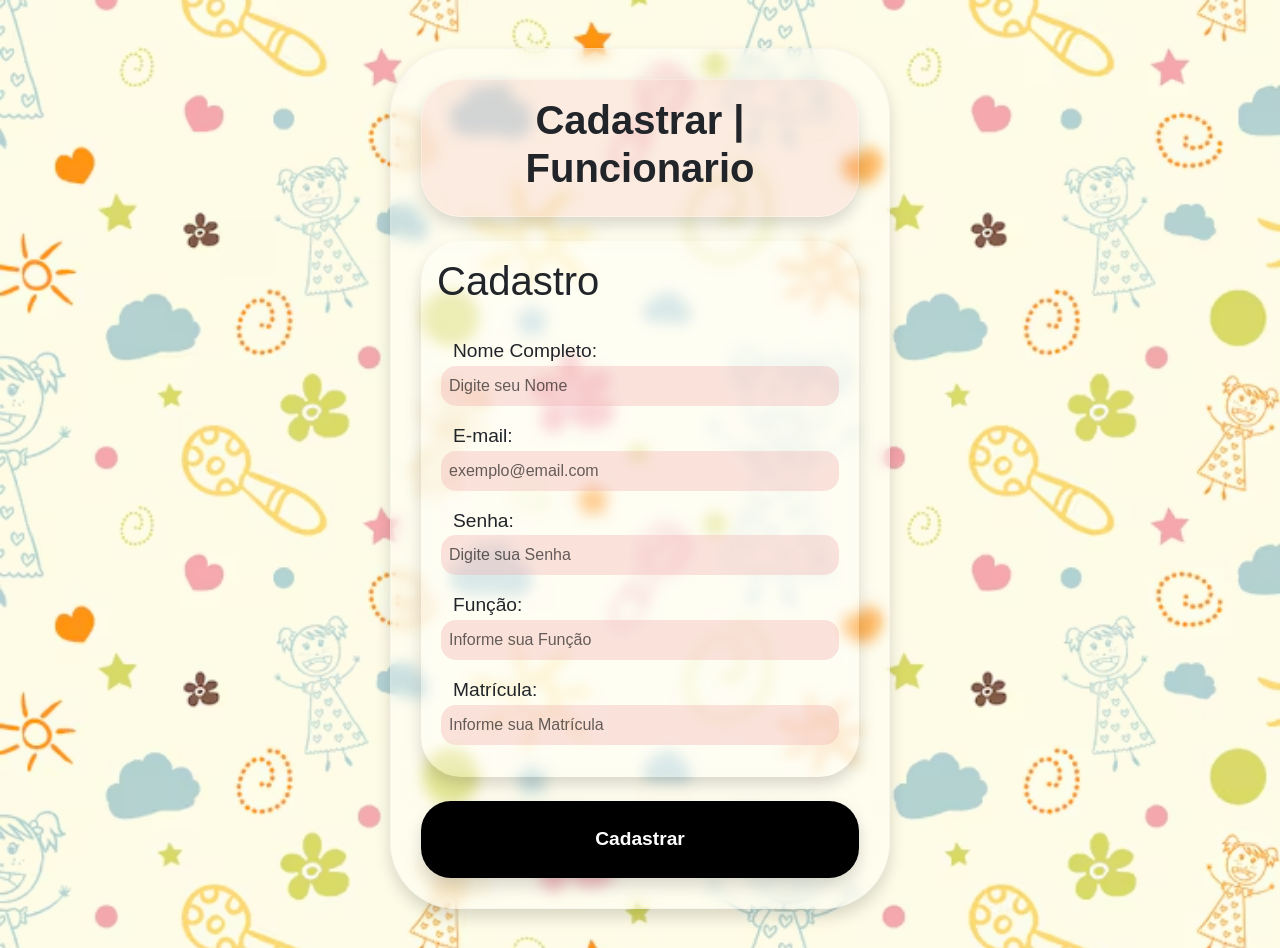
<file: cadastro.funcionario/index.html>
<!DOCTYPE html>
<html lang="en">
<head>
    <meta charset="UTF-8">
    <meta name="viewport" content="width=device-width, initial-scale=1.0">
    <title>Cadastro | Funcionario</title>
    <link href="https://fonts.cdnfonts.com/css/poppins" rel="stylesheet">
    <link rel="stylesheet" href="style.css">
    <link href="https://cdn.jsdelivr.net/npm/bootstrap@5.3.8/dist/css/bootstrap.min.css" rel="stylesheet" integrity="sha384-sRIl4kxILFvY47J16cr9ZwB07vP4J8+LH7qKQnuqkuIAvNWLzeN8tE5YBujZqJLB" crossorigin="anonymous">        <link rel="stylesheet" href="style.css">
    <link rel="shortcut icon" href="/favicon.ico" type="image/x-icon">
</head>
<body>
    <div class="container shadow mt-5 mb-5">
        <div class="card-box shadow mb-4 p-3 paba">
            <strong><h1 class="text-center titulo">Cadastrar | Funcionario</h1></strong>
        </div>
        <div class="card-box shadow p-3 menor">  
            <h1 class="mb-3">Cadastro</h1>
            <div class="row p-3">
                <label>Nome Completo:</label>
                <input type="text" placeholder="Digite seu Nome" class="mb-3 p-2">
                <label>E-mail:</label>
                <input type="email" placeholder="exemplo@email.com" class="mb-3 p-2">
                <label>Senha:</label>
                <input type="password" placeholder="Digite sua Senha" class="mb-3 p-2">
                <label>Função:</label>
                <input type="text" placeholder="Informe sua Função" class="mb-3 p-2">
                <label>Matrícula:</label>
                <input type="text" placeholder="Informe sua Matrícula" class="p-2">
            </div>
        </div>
        <div>
            <button class="text-center shadow p-4 mt-4 w-100 by"><a href="../index.html" class="link">Cadastrar</a></button>
        </div>
    </div>
</body>
</html>
</file>
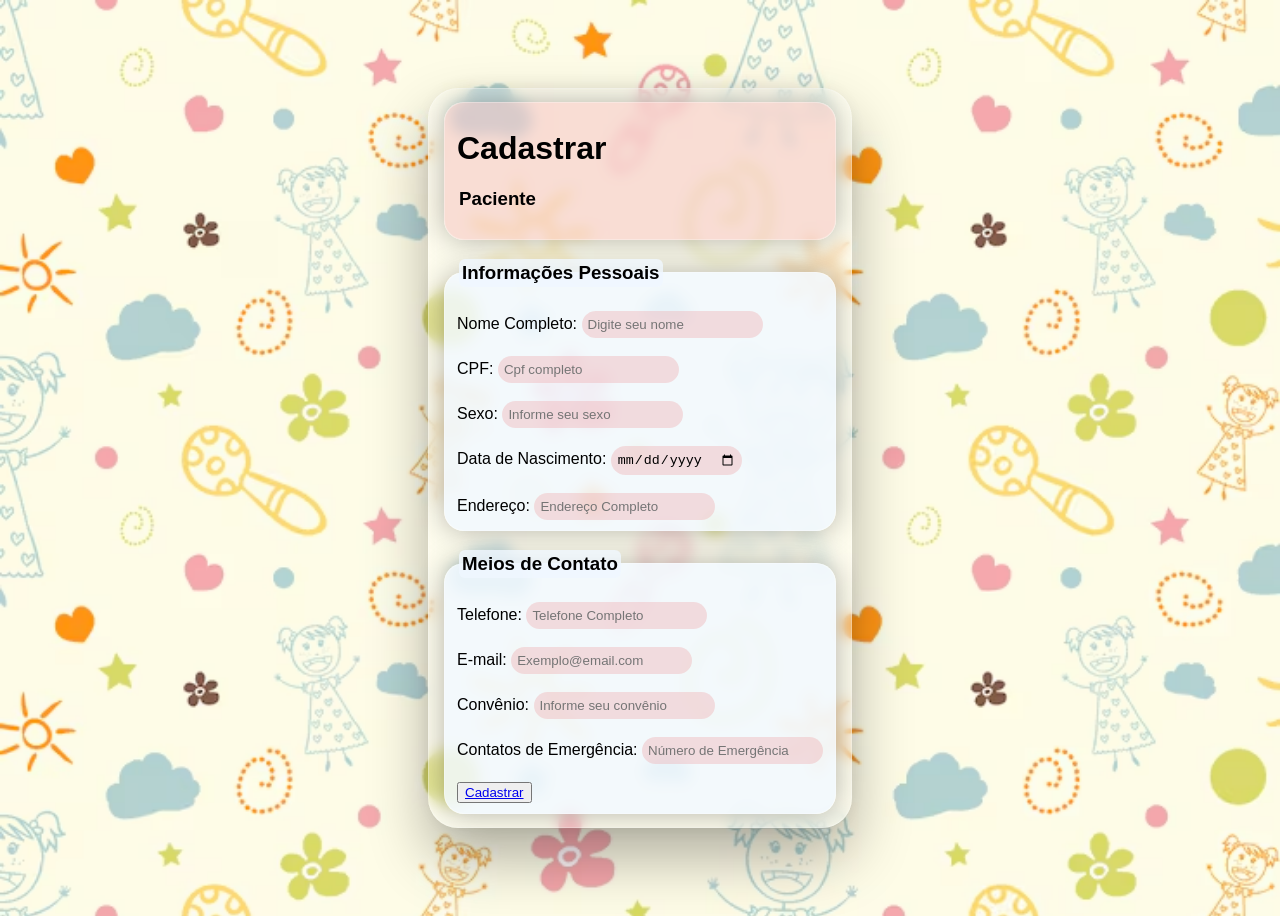
<file: cadastro.paciente/index.html>
<!DOCTYPE html>
<html lang="en">
<head>
    <meta charset="UTF-8">
    <meta name="viewport" content="width=device-width, initial-scale=1.0">
    <title>Projeto Sentinela</title>
    <link rel="stylesheet" href="style.css">
    <link rel="shortcut icon" href="/Projeto Sentinela/favicon.ico" type="image/x-icon">
    <link href="https://fonts.cdnfonts.com/css/poppins" rel="stylesheet">
    <link rel="shortcut icon" href="/Projeto Sentinela/favicon.ico" type="image/x-icon">
                

</head>
<body>
   <div>

        <form>
            <fieldset id="maior">

            <fieldset id="titulo">
                <div><h1>Cadastrar</h1></div>
                <div id="legenda1"><legend><h3>Paciente</h3></legend></div>
            </fieldset>
            
            <fieldset id="paba">
                <legend><h3 id="legenda2">Informações Pessoais</h3></legend>

                <div>
                    <label>Nome Completo:</label> <input type="text" placeholder="Digite seu nome">
                   
                </div>
                <br>
                <div>
                    <label>CPF: </label>  <input type="Number" placeholder="Cpf completo">
                
                </div>
                <br>
                <div>
                    <label>Sexo:</label> <input type="text" placeholder="Informe seu sexo"> 
                </div>
                <br>
                <div>
                    <label>Data de Nascimento:</label>  <input type="date"> 
                </div>
                <br>
                <div>
                    <label>Endereço:</label>  <input type="text" placeholder="Endereço Completo">
                </div>
            </fieldset>
            
            <fieldset id="saba">
                <legend ><h3 id="legenda3">Meios de Contato</h3></legend>

                <div>
                    <label>Telefone:</label> <input type="number" placeholder="Telefone Completo">
                </div>
                <br>
                <div>
                    <label>E-mail:</label> <input type="email" placeholder="Exemplo@email.com">
                </div>
                <br>
                <div>
                    <label>Convênio:</label>  <input type="text" placeholder="Informe seu convênio">
                </div>
                <br>
                <div>
                    <label>Contatos de Emergência:</label> <input type="number" placeholder="Número de Emergência">
                </div>
                <br>                
                 <div>
                    <button class="text-center shadow p-4 mt-4 w-100 by"><a href="../index.html" class="link">Cadastrar</a></button>
                </div>
            </fieldset>
            
            </fieldset>

        </form>
    </div>
</body>
</html>
</file>
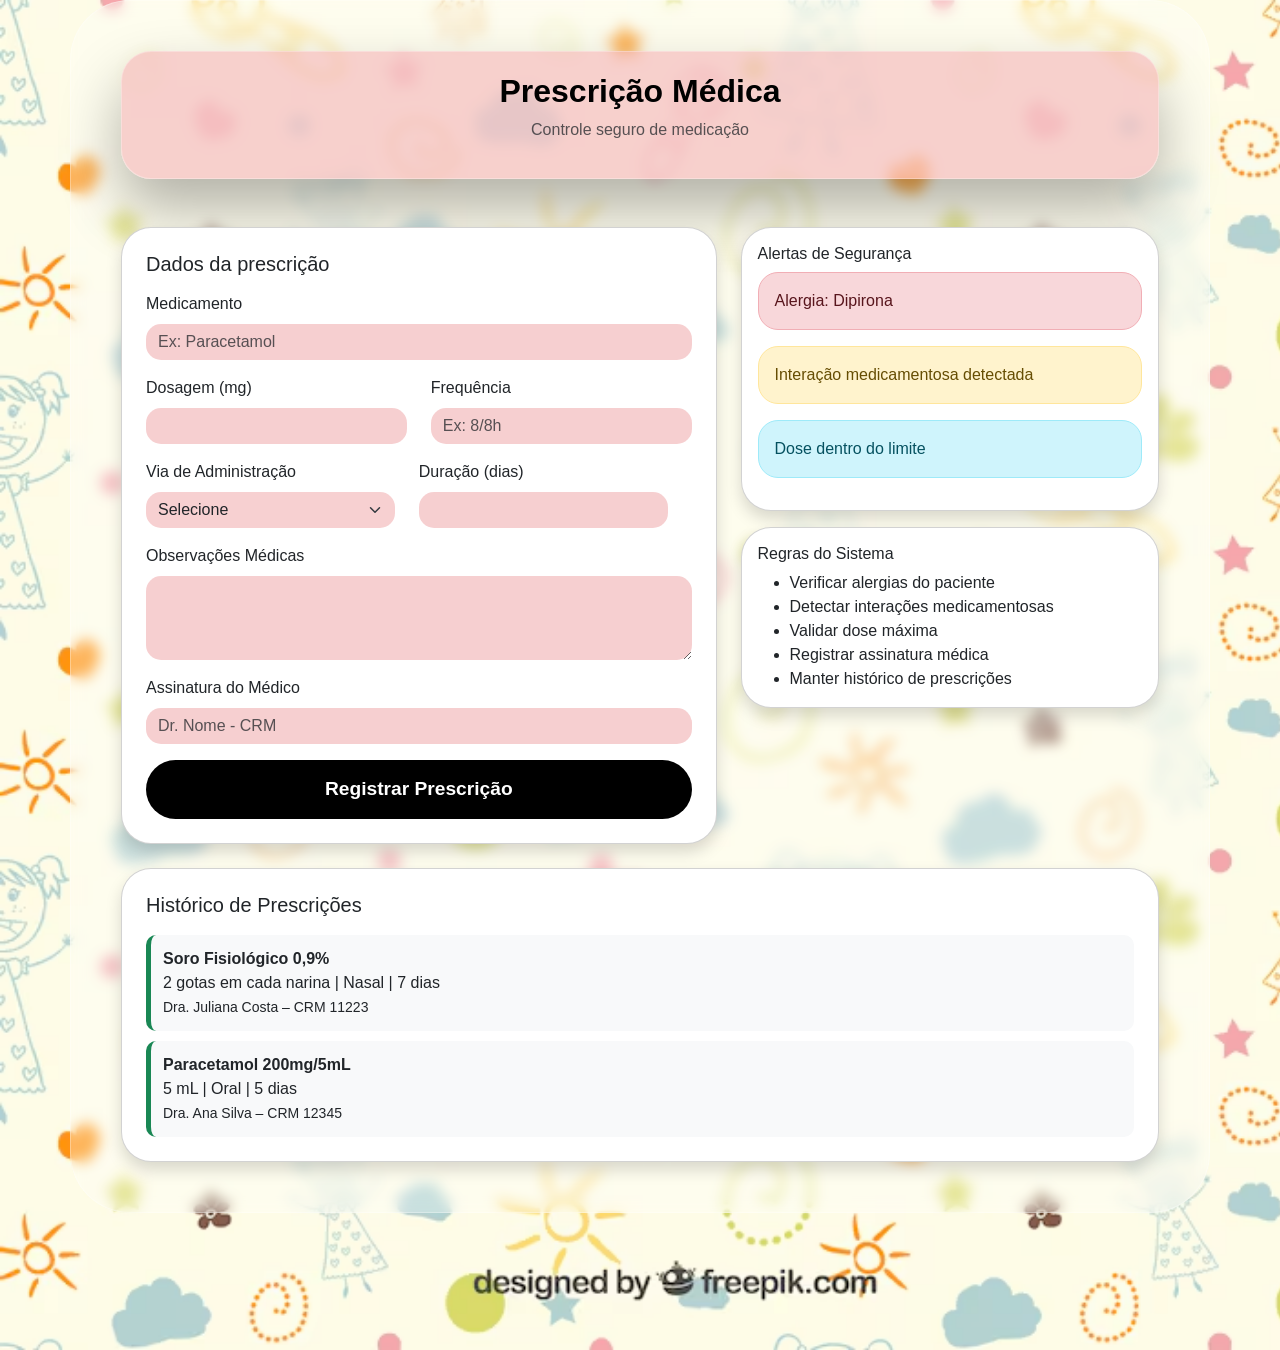
<file: prescrição/index.html>
<!DOCTYPE html>
<html lang="en">
<head>
    <meta charset="UTF-8">
    <meta name="viewport" content="width=device-width, initial-scale=1.0">
    <link href="https://cdn.jsdelivr.net/npm/bootstrap@5.3.8/dist/css/bootstrap.min.css" rel="stylesheet" integrity="sha384-sRIl4kxILFvY47J16cr9ZwB07vP4J8+LH7qKQnuqkuIAvNWLzeN8tE5YBujZqJLB" crossorigin="anonymous">
    <link rel="stylesheet" href="dddd.css">
    <title>Prescrição</title>
    <link rel="shortcut icon" href="/Projeto Sentinela/favicon.ico" type="image/x-icon">
    <link href="https://fonts.cdnfonts.com/css/poppins" rel="stylesheet">

</head>
<body>

<div class="container">

    <div class="text-center mb-4">
        <h2>Prescrição Médica</h2>
        <p class="text-muted">Controle seguro de medicação</p>
    </div> <br>
    <!--    Classe          O que faz 
            Container       Centraliza o conteúdo
            mt-5            Margem em cima
            mb-5            Margem embaixo
            text-center     Centraliza o texto 
            text-muted      Texto mais clar/cinza -->

<div class="row">
    <div class="col-md-7">
        <div class="card p-4 shadow">
            <h5 class="mb-3">Dados da prescrição</h5>
                <div class="mb-3">
                    <label class="form-label">Medicamento</label>
                    <input type="text" class="form-control" placeholder="Ex: Paracetamol">
                </div>

            <div class="row">
                    <div class="col-md-6 mb-3">
                        <label class="form-label">Dosagem (mg)</label>
                        <input type="number" class="form-control">
                    </div>
                    <div class="col-md-6 mb-3">
                        <label class="form-label">Frequência</label>
                        <input type="text" class="form-control" placeholder="Ex: 8/8h">
                    </div>

            <div class="row">
                <div class="col-md-6 mb-3">
                    <label class="form-label">Via de Administração</label>
                    <select class="form-select">
                        <option selected disabled> Selecione</option>
                        <option class="option">Oral</option>
                        <option>Intravenosa</option>
                        <option>Intramuscular</option>
                        <option>Tópica</option>
                    </select>
                </div>
                <!--    col-md-6        Ocupa metade da tela
                        mb-3            Margem embaixo
                        form-select     Campo de lista suspensa
                        selected        Já aparece selecionada
                        disable         Não pode ser escolhida
                        option          Cada item da lista  -->

                <div class="col-md-6 mb-3">
                    <label class="form-label">Duração (dias)</label>
                    <input type="number" class="form-control">
                </div>
            </div>
            </div>

                <div class="mb-3">
                    <label class="form-label">Observações Médicas</label>
                    <textarea class="form-control" rows="3"></textarea>
                </div>

                <div class="mb-3">
                    <label class="form-label">Assinatura do Médico</label>
                    <input type="text" class="form-control" placeholder="Dr. Nome - CRM">
                </div>
            
                <button class="btn btn-primary w-100">
                    <a href="../index.html"><strong>Registrar Prescrição</strong></a>
                </button>
        </div>
    </div>
    
    <!-- ALERTAS E REGRAS -->
     <div class="col-md-5">

        <!-- Alertas -->
         <div class="card p-3 shadow mb-3">
            <h6>Alertas de Segurança</h6>
            
            <div class=" alert alert-danger">
                Alergia: Dipirona
            </div>

            <div class="alert alert-warning">
                Interação medicamentosa detectada
            </div>

            <div class="alert alert-info">
                Dose dentro do limite
            </div>
            <!--    alert-danger    =   verde
                    alert-warning   =   amarelo
                    alert-info      =   azul       -->
         </div>

         <!-- Regras -->
          <div class="card p-3 shadow">
            <h6>Regras do Sistema</h6>
            <ul class="mb-0">
                <li>Verificar alergias do paciente</li>
                <li>Detectar interações medicamentosas</li>
                <li>Validar dose máxima</li>
                <li>Registrar assinatura médica</li>
                <li>Manter histórico de prescrições</li>
            </ul>
        </div>
    </div>
</div>

        <!-- HISTÓRICO -->
    <div class="card p-4 shadow mt-4">

            <h5>Histórico de Prescrições</h5>

            <div class="historico">
                <strong>Soro Fisiológico 0,9%</strong><br>
                2 gotas em cada narina | Nasal | 7 dias <br>
                <small>Dra. Juliana Costa – CRM 11223</small>
            </div>
            <div class="historico">
                <strong>Paracetamol 200mg/5mL</strong><br>
               5 mL | Oral | 5 dias <br>
                <small>Dra. Ana Silva – CRM 12345</small>
            </div>
        </div>
    </div>


</body>
</html>
</file>
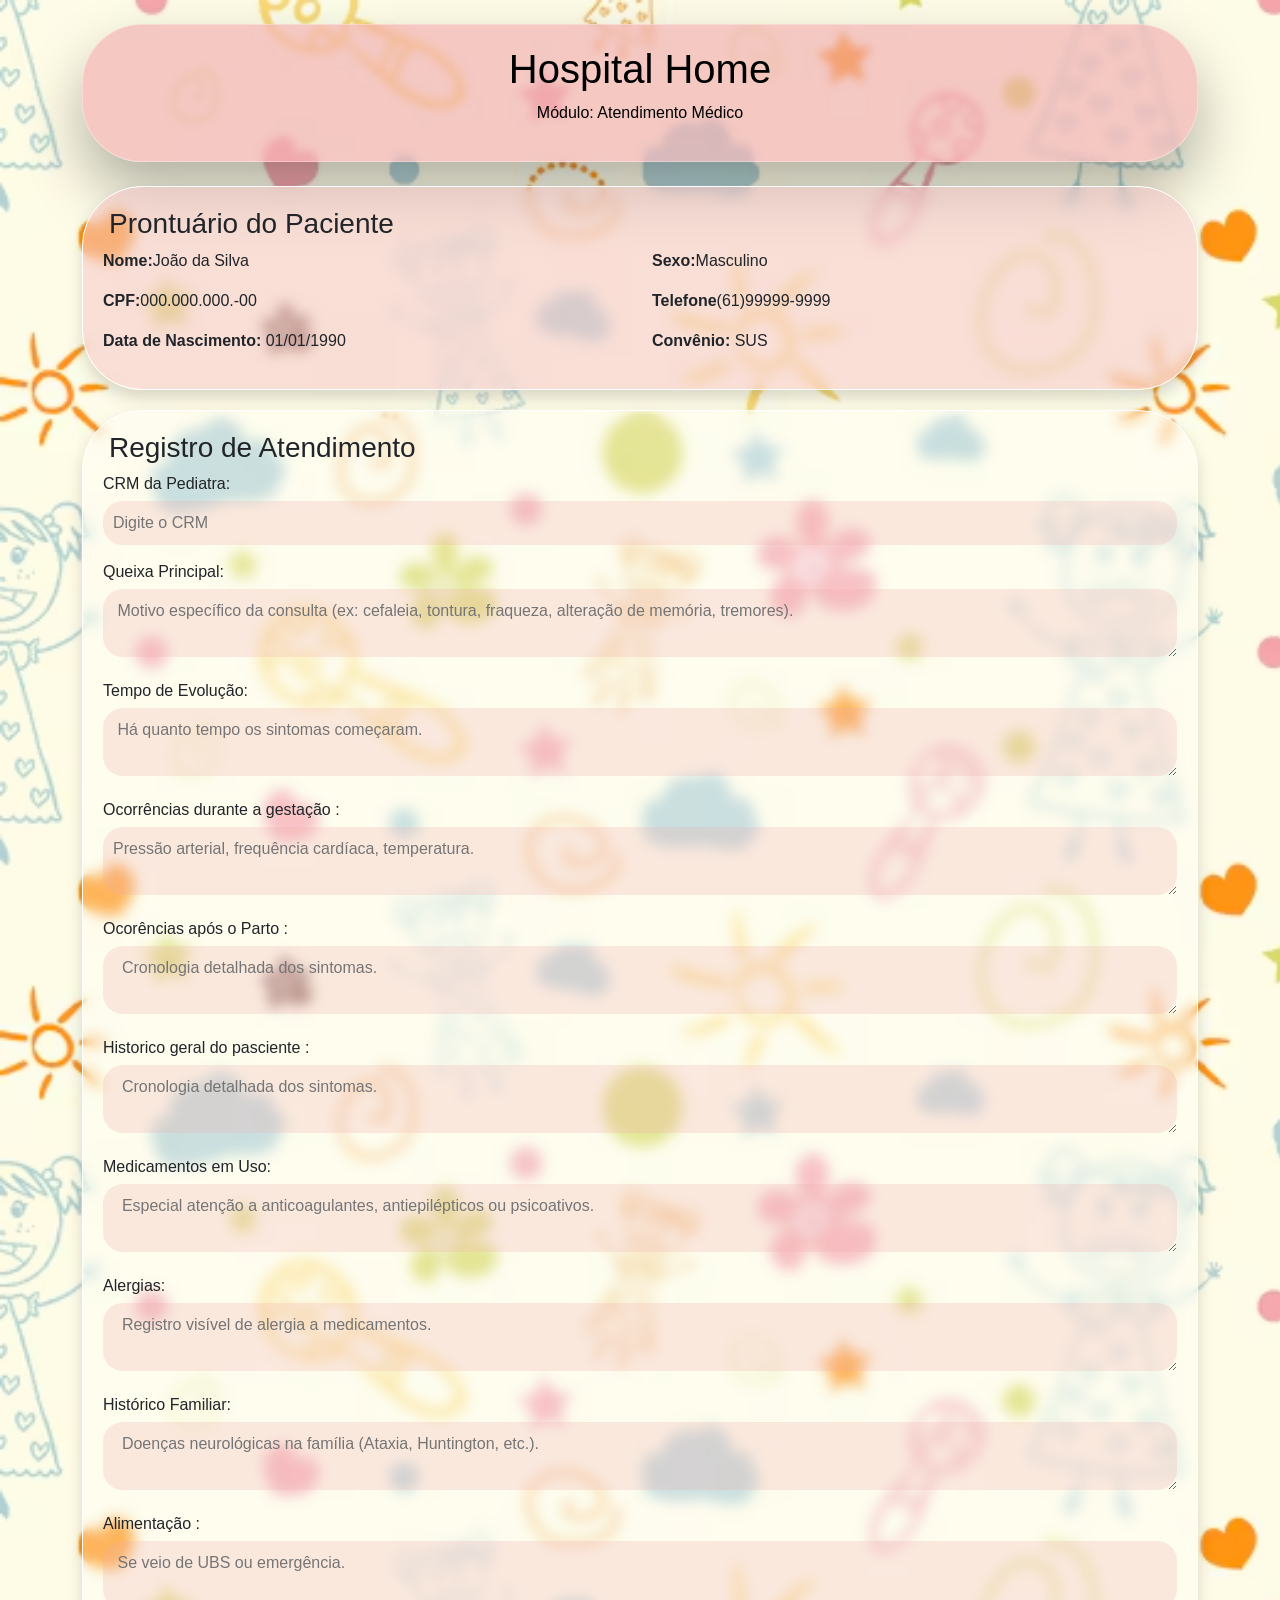
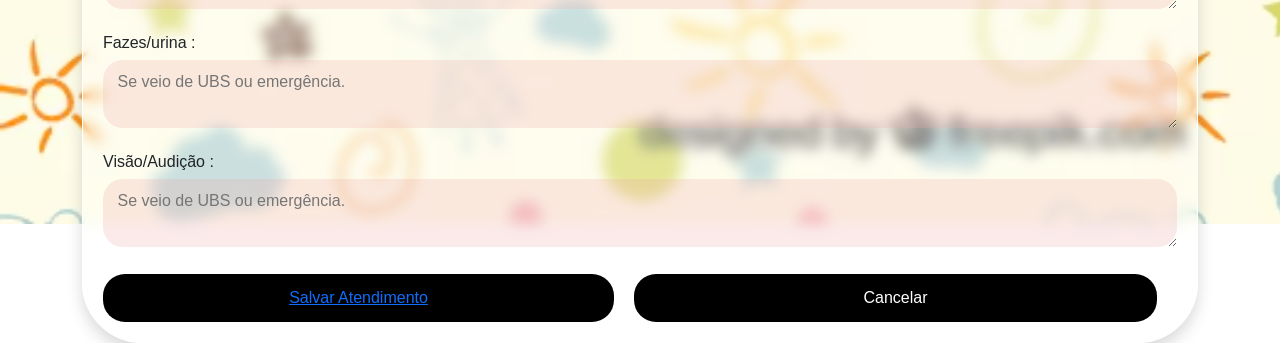
<file: prontuario/index.html>
<!DOCTYPE html>
<html lang="en">
<head>
    <meta charset="UTF-8">
    <meta name="viewport" content="width=device-width, initial-scale=1.0">
    <link rel="stylesheet" href="style.css">
    <link href="https://fonts.cdnfonts.com/css/poppins" rel="stylesheet">
    <link rel="shortcut icon" href="/Projeto Sentinela/favicon.ico" type="image/x-icon">
    <title>Document</title>
    <link href="https://cdn.jsdelivr.net/npm/bootstrap@5.3.8/dist/css/bootstrap.min.css" rel="stylesheet" integrity="sha384-sRIl4kxILFvY47J16cr9ZwB07vP4J8+LH7qKQnuqkuIAvNWLzeN8tE5YBujZqJLB" crossorigin="anonymous">
</head>
<body>

    <!--
    <header class="topo">
        <h1>Hospital Home</h1>
        <p>Módulo: Atendimento Médico</p>
    </header>
-->

    


    <div id="maior">
    <div class="container mt-4">

        <div class="text-center mb-4">
            <strong><h1>Hospital Home</h1></strong>
            <p>Módulo: Atendimento Médico</p>
        </div>

        <div class="card-box shadow meir">
            <h3>Prontuário do Paciente</h3>

            <div class="row">
                <div class="col-md-6">
                    <p><strong>Nome:</strong>João da Silva</p>
                    <p><strong>CPF:</strong>000.000.000.-00</p>
                    <p><strong> Data de Nascimento:</strong> 01/01/1990</p>
                </div>
                
                <div class="col-md-6">
                    <p><strong>Sexo:</strong>Masculino</p>
                    <p><strong>Telefone</strong>(61)99999-9999</p>
                    <p><strong>Convênio:</strong> SUS</p>
                </div>
            </div>
        </div>
        <div class="card-box shadow ficha">

            <h3>Registro de Atendimento</h3>

            <div class="campo">
                <label> CRM da Pediatra:</label>
                <input type="text" placeholder="Digite o CRM">
            </div>
            
            <div class="campo">
                <label> Queixa Principal:</label> 
                <textarea placeholder=" Motivo específico da consulta (ex: cefaleia, tontura, fraqueza, alteração de memória, tremores)."></textarea>
            </div>
            
            <div class="campo">
                <label> Tempo de Evolução:</label> 
                <textarea placeholder=" Há quanto tempo os sintomas começaram."></textarea>
            </div>
            
            <div class="campo">
                <label> Ocorrências durante a gestação : </label> 
                <textarea placeholder="Pressão arterial, frequência cardíaca, temperatura."></textarea>
            </div>
            
           
            <div class="campo">
                <label>Ocorências após o Parto    :</label> 
                <textarea placeholder="  Cronologia detalhada dos sintomas."></textarea>
            </div> 

            
            <div class="campo">
                <label> Historico geral do pasciente :</label> 
                <textarea placeholder="  Cronologia detalhada dos sintomas."></textarea>
            </div> 

            
            <div class="campo">
                <label>Medicamentos em Uso:</label> 
                <textarea placeholder="  Especial atenção a anticoagulantes, antiepilépticos ou psicoativos."></textarea>
            </div> 

            
            <div class="campo">
                <label>Alergias:</label> 
                <textarea placeholder="  Registro visível de alergia a medicamentos."></textarea>
            </div> 

            
            <div class="campo">
                <label>Histórico Familiar: </label> 
                <textarea placeholder="  Doenças neurológicas na família (Ataxia, Huntington, etc.)."></textarea>
            </div> 

            
            <div class="campo">
                <label>Alimentação : </label> 
                <textarea placeholder=" Se veio de UBS ou emergência."></textarea>
            </div> 

             <div class="campo">
                <label>Fazes/urina : </label> 
                <textarea placeholder=" Se veio de UBS ou emergência."></textarea>
            </div> 

             <div class="campo">
                <label>Visão/Audição : </label> 
                <textarea placeholder=" Se veio de UBS ou emergência."></textarea>
            </div> 
            
            <div class="botoes">
                <button class="btn-salvar"><a href="../prescrição/index.html">Salvar Atendimento</a></button>
                <button class="btn-secundario">Cancelar</button>
                <a href=""></a>
            </div>           

        </div>
    </div>
    </div>

</body>
</html>
</file>
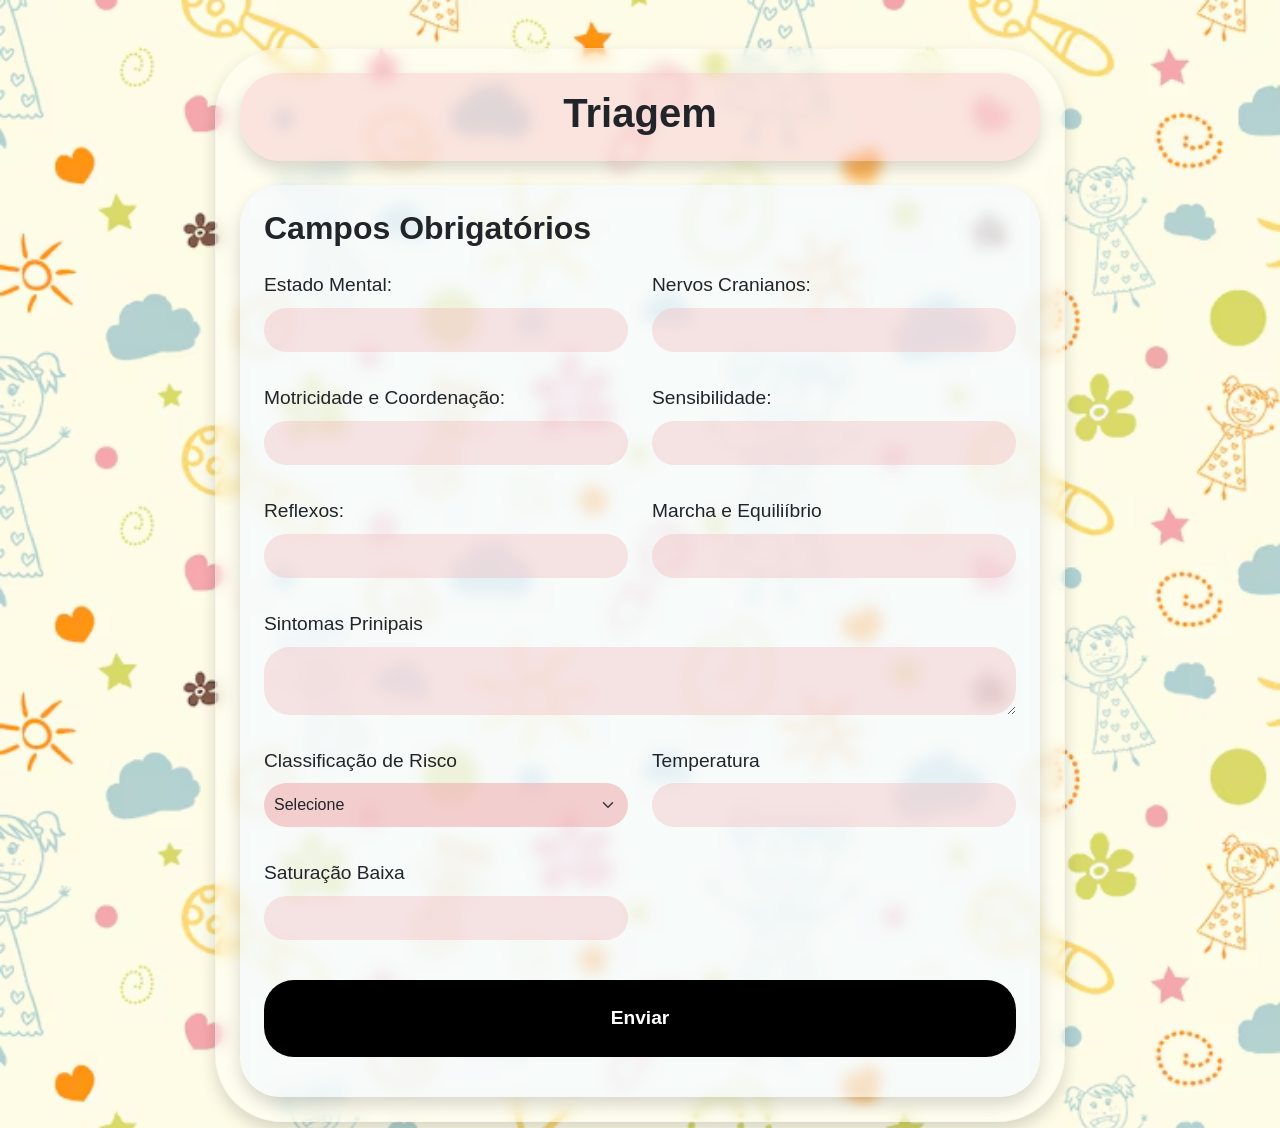
<file: triagem/indext.html>
<!DOCTYPE html>
<html lang="en">
<head>
    <meta charset="UTF-8">
    <meta name="viewport" content="width=device-width, initial-scale=1.0">
    <title>Triagem</title>
    <link href="https://cdn.jsdelivr.net/npm/bootstrap@5.3.8/dist/css/bootstrap.min.css" rel="stylesheet" integrity="sha384-sRIl4kxILFvY47J16cr9ZwB07vP4J8+LH7qKQnuqkuIAvNWLzeN8tE5YBujZqJLB" crossorigin="anonymous">
    <link href="https://fonts.cdnfonts.com/css/poppins" rel="stylesheet">
    <link rel="stylesheet" href="style.css">
</head>
<body>
    <div class="container mt-5 mb-3 shadow p-4">

        <div class="card-box shadow p-3 titulo">
            <h1 class="text-center"><strong>Triagem</strong></h1>
        </div>

        <div class="card-box shadow mt-4 p-4 paba">
            <h2 class="tp">Campos Obrigatórios</h2>
            <div class="row">
                <div class="col-md-6 mb-3 mt-3">
                    <label class="form-label">Estado Mental: </label>
                    <input type="text" class="form-control">
                </div>
                <div class="col-md-6 mb-3 mt-3">
                    <label class="form-label">Nervos Cranianos: </label>
                    <input type="text" class="form-control">
                </div>
            </div>

            <div class="row">
                <div class="col-md-6 mb-3 mt-3">
                    <label class="form-label">Motricidade e Coordenação: </label>
                    <input type="text" class="form-control">
                </div>
                <div class="col-md-6 mb-3 mt-3">
                    <label class="form-label">Sensibilidade: </label>
                    <input type="text" class="form-control">
                </div>
            </div> 

            <div class="row">
                <div class="col-md-6 mb-3 mt-3">
                    <label class="form-label">Reflexos: </label>
                    <input type="text" class="form-control">
                </div>
                <div class="col-md-6 mb-3 mt-3">
                    <label class="form-label">Marcha e Equiliíbrio </label>
                    <input type="text" class="form-control">
                </div>
            </div> 
            <div class="row">
                <div class="col-md-12 mb-3 mt-3">
                    <label class="form-label">Sintomas Prinipais</label>
                    <textarea class="form-control"></textarea>
                </div>
            </div>

            <div class="row">
                <div class="col-md-6 mb-3 mt-3">
                    <label class="form-label">Classificação de Risco</label>
                    <select class="form-select">
                        <option selected disabled> Selecione</option>
                        <option class="bl">Não urgente</option>
                        <option class="gr">Pouco Urgente</option>
                        <option class="yl">Urgente</option>
                        <option class="lr">Muito Urgente</option>
                        <option class="rd">Emergência</option>
                    </select>
                </div>

                <div class="col-md-6  mt-3 mb-3">
                    <label class="form-label">Temperatura</label>
                    <input type="number" class="form-control">
                </div>
            </div>
            <div class="row">
                <div class="col-md-6 mb-3 mt-3">
                    <label class="form-label">Saturação Baixa</label>
                    <input type="number" class="form-control">
                </div>
            </div>

            <div class="row">
                <div class="mb-3 mt-4">
                    <button class="button w-100 p-4 by"><a href="../prontuario/index.html" class="link">Enviar</a></button>
                </div>
            </div>

    </div>
    
</body>
</html>
</file>
<file: cadastro.funcionario/style.css>
body{
    height: 100vh;
    background-image: url('pediatria.avif');
    font-family: 'Poppins', sans-serif; 
    background-repeat: no-repeat;
    background-size: cover;
}

.container{
    max-width: 500px;
    backdrop-filter:  blur(7px);
    border-radius: 67px;
    padding: 30px;
    border: 1px, solid rgba(233, 233, 233, 0.3);
    background-color: rgb(255, 255, 255, 0.3);
}

.paba{
    background-color: rgba(240, 171, 173, 0.219);
    border-radius: 40px;
    border: 1px, solid rgba(255, 255, 255, 0.3);
}

.titulo{
    font-weight: 600;
}

label{
    font-weight: 440;
    font-size: larger;
}

.by{
    border-radius: 30px;
    background-color: black;
    border: none;
    transition:  all 0.3s ease-in-out;
}

.by:hover{
    scale: 1.07;
    background-color: rgb(0, 0, 97);
    color: aliceblue;
}

.link{
    color: white;
    text-decoration: none;
    font-size: larger;
    font-weight: bold;
}

.menor{
    background-color: rgba(black);
    border-radius: 40px;
    backdrop-filter: blur(7px);
}

input{
    border-radius: 15px;
    border: none;
    background-color: rgba(240, 171, 173, 0.336);
    transition: all 0.3s ease-in-out;
    outline: none;
}

input:hover{
    background-color: rgba(240, 171, 173, 0.658);
}

input:focus{
    background-color: rgba(180, 209, 211, 0);
    color: white;
}

::-webkit-input-placeholder{
    color: rgba(0, 0, 0, 0.6);
}
</file>
<file: cadastro.paciente/style.css>
body{
    height: 100vh;
    /* define a imagem de fundo*/
    background-image: url(pediatria\ copy.avif);
    /* define a fonte das letras*/
    font-family: 'Poppins', sans-serif; 
    /* centraliza os itens na tela */  
    display: flex;
    align-items: center;
    justify-content: center;   
    background-size: cover;                          
}

#maior{
    /* define cor de fundo*/
    background-color: rgba(255, 255, 255, 0.3);
    /* define cor e estilo da borda*/
    border: 1px, solid rgba(255, 255, 255, 0.3);
    border-radius: 30px;
    /* cria uma sombra atras do objeto*/
    box-shadow: 0px 30px 60px rgba(0, 0, 0, 0.3);
    /* cria um efeito de blur nos objetos que estão atras */
    backdrop-filter: blur(7px);
    padding: 13px;
}

#titulo{
    /* define cor de fundo*/
    background-color: rgba(240, 171, 173, 0.397);
    /* define cor e estilo da borda*/
    border: 1px, solid rgba(255, 255, 255, 0.3);
    border-radius: 20px;
    /* cria uma sombra atras do objeto*/
    box-shadow: 0px 0px 30px hsl(0, 0%, 0%, 0.3);
}

#paba{
    /* define cor de fundo*/
    background-color: rgb(240, 248, 255, 0.8);
    /* define cor e estilo da borda*/
    border: 1px, solid rgba(255, 255, 255, 0.3);
    border-radius: 20px;
    /* cria uma sombra atras do objeto*/
    box-shadow: 0px 0px 30px hsl(0, 0%, 0%, 0.3);
}

#saba{
    /* define cor de fundo*/
    background-color: rgb(240, 248, 255, 0.8);
    /* define cor e estilo da borda*/
    border: 1px, solid rgba(255, 255, 255, 0.3);
    border-radius: 20px;
    /* cria uma sombra atras do objeto*/
    box-shadow: 0px 0px 30px hsl(0, 0%, 0%, 0.3);
}
input{
   /* define cor de fundo*/
    background: rgba(240, 171, 173, 0.377);
    padding: 4px;
    /* define cor e estilo da borda*/
    border-radius: 20px;
    border-color: rgb(0, 0, 0, 0.0);
    /* remove as linhas de borda da caixa de texto */
    outline: none;
    transition: background-color 0.2s;
}
input:hover{
    background-color:  rgba(240, 171, 173, 0.733);
}


#finalizar{
    /* define cor de fundo*/
    background-color: black;
    /* define cor e estilo da borda*/
    border-radius: 30px;
    /* centraliza os itens na tela */  
    align-items: center;
    display: flex;
    justify-content: center;
    /* define a cor do texto */
    color: rgb(255, 255, 255);
    /* remove todas as decorações do texto */
    text-decoration: none;
    transition: scale 0.2s ease-in-out, color 0.2s ease-in-out;
}

#finalizar:hover{
    scale: 1.08;
    color:( 240, 171, 173, 0.733);

}

#legenda2{
    /* define cor de fundo*/
    background: rgba(240, 248, 255, 0.8);
    /* define cor e estilo da borda*/
    border-radius: 6px;
    border-color: rgb(0, 0, 0, 0.0);
    /* remove as linhas de borda da caixa de texto */
    outline: none;
    padding: 3px;
}

#legenda3{
    /* define cor de fundo*/
    background: rgba(240, 248, 255, 0.8);
    /* define cor e estilo da borda*/
    border-radius: 6px;
    border-color: rgb(0, 0, 0, 0.0);
    /* remove as linhas de borda da caixa de texto */
    outline: none;
    padding: 3px;
}
</file>
<file: prescrição/dddd.css>
body {
    background-image: url(pediatria\ copy.avif);
    font-family: Arial, sans-serif;
    height: 150vh;
    background-size: cover;
    font-family: 'Poppins', sans-serif;
}

.container{
    background-color: rgb(255, 255, 255, 0.3);
    padding: 50px;
    border-radius: 60px;
    backdrop-filter: blur(7px);
    border: 1px solid rgba(255, 255, 255, 0.3);
}

a{
    color: white;
    text-decoration: none;
    font-size: larger;
    font-weight: bold;
}

.card {
    border-radius: 30px;

}

h2 {
    font-weight: bold;
}

.historico{ 
    background: #f8f9fa;
    padding: 12px;
    border-radius: 10px;
    margin-top: 10px;
    border-left: 5px solid  #198754;
}

.card p-3 shadow {
    
     color: rgb(0, 0, 0);
    text-align: center;
    /* define cor de fundo*/
    background-color: rgba(202, 255, 246, 0.7);
    /* define cor e estilo da borda*/
    border: 1px, solid rgba(255, 255, 255, 0.3);
    border-radius: 30px;
    /* cria uma sombra atras do objeto*/
    box-shadow: 0px 30px 60px hsl(0, 0%, 0%, 0.3);
    /* cria um efeito de blur nos objetos que estão atras */
    backdrop-filter: blur(7px);
    padding: 13px;
}
.text-center{
    color: rgb(0, 0, 0);
    text-align: center;
    /* define cor de fundo*/
    background-color: rgba(240, 171, 173, 0.56);
    /* define cor e estilo da borda*/
    border: 1px, solid rgba(255, 255, 255, 0.3);
    border-radius: 30px;
    /* cria uma sombra atras do objeto*/
    box-shadow: 0px 30px 60px hsl(0, 0%, 0%, 0.3);
    /* cria um efeito de blur nos objetos que estão atras */
    backdrop-filter: blur(4px);
    padding: 20px;
}

.btn{
    color: white;
    background-color: black;
    border-radius: 30px;
    border: none;
    transition: scale 0.2s, color 0.2s;
    padding: 15px;
}

.btn:hover{
    scale: 1.1;
    background-color: black;
    color: rgba(240, 171, 173, 0.56);

    
}
.card, p-4, shadow, mt-4{
    border-radius: 30px;
}

.form-control{
    border-radius: 15px;
    border: none;
    background-color: rgba(240, 171, 173, 0.568);
    transition: background-color 0.2s;
}

.form-control:hover{
    background-color: rgba(240, 171, 173, 0.89);
}

.form-select, option{
    border-radius: 15px;
    border: none;
    background-color: rgba(240, 171, 173, 0.56);
    transition: background-color 0.2s;
    
}

.form-select:hover{
    background-color: rgba(240, 171, 173, 0.801);
}



.option:hover{
    background-color: rgba(154, 190, 190, 0.562);
}

.alert{
    border-radius: 20px;
}
</file>
<file: prontuario/style.css>
body{
    background-image: url(pediatria.avif);
    height: 200vh;
    background-size: cover;
    background-repeat: no-repeat;
}


.topo{
    background-image: linear-gradient(45deg, #0084ff, aliceblue);
    color: white;
    padding: 15px;
    text-align: center;
    font-family: 'Poppins', sans-serif;
}

.text-center{
    color: rgb(0, 0, 0);
    text-align: center;
    /* define cor de fundo*/
    background-color: rgba(240, 171, 173, 0.637);
    /* define cor e estilo da borda*/
    border: 1px, solid rgba(255, 255, 255, 0.3);
    border-radius: 60px;
    /* cria uma sombra atras do objeto*/
    box-shadow: 0px 30px 60px hsl(0, 0%, 0%, 0.3);
    /* cria um efeito de blur nos objetos que estão atras */
    backdrop-filter: blur(4px);
    padding: 20px;
    font-family: 'Poppins', sans-serif;
}

.card-box{
    background-color: rgba(255, 255, 255, 0.3);
    padding: 20px;
    margin-bottom: 20px;
    border-radius: 60px;
    box-shadow: 0px 0px 15px rgba(0, 0, 0, 0.1);
    font-family: 'Poppins', sans-serif;
    backdrop-filter: blur(7px);
    border: 1px solid white;
}

h3{
    margin-bottom: 15px;
    margin-left: 6px;
}

.campo{
    margin-bottom: 15px;
}

.campo label{
    font-weight: light;
    display: block;
    margin-bottom: 5px;
}

input, textarea{
    width: 100%;
    padding: 10px;
    border: 1px, solid, ;
    border-radius: 20px;
    outline: none;
    background-color: rgba(240, 171, 173, 0.253);
    border: none;
    transition: background-color 0.2s ease-in-out;
}

input:hover{
    background-color: rgba(240, 171, 173, 0.733)
}

textarea:hover{
    background-color: rgba(240, 171, 173, 0.733);
}

textarea{
    height: 100%;
}

.botoes{
    display: flex;
    gap: 20px;
    margin-top: 20px;
}

.btn-salvar{
    border-radius: 22px;
    flex:1;
    background-color: black;
    color: white;
    border: none;
    transition: scale 0.2s ease-in-out, color 0.2s ease-in-out;
}

.btn-secundario{
    flex: 1;
    padding: 12px;
    color: white;
    border: none;
    border-radius: 22px;
    background-color: black;
    transition: scale 0.2s ease-in-out, color 0.2s ease-in-out;
}

.btn-salvar:hover{
    scale: 1.1;
    color: rgb(240, 171, 173);
}

.btn-secundario:hover{
    scale: 1.1;
    color: rgb(240, 171, 173);
}

.meir{
    background-image: linear-gradient(45deg, rgba(240, 171, 173, 0.37), rgba(240, 171, 173, 0.37));
}

.nda{
    background-image: linear-gradient(180deg, rgba(240, 171, 173, 0.37), rgba(240, 171, 173, 0.37));
}
</file>
<file: triagem/style.css>
body{
    background-image: url(pediatria\ copy.avif);
    height: 120vh;
    background-repeat: no-repeat;
    background-size: cover;
    font-family: 'Poppins', sans-serif; 
}

.container{
    max-width: 850px;
    border-radius: 67px;
    padding: 30px;
    border: 1px, solid rgba(233, 233, 233, 0.3);
    backdrop-filter: blur(7px);
    background-color: rgb(255, 255, 255, 0.3); 
}
.card-box{
    background-color: rgba(240, 248, 255, 0.5);
    border-radius: 40px;
    backdrop-filter: blur(7px);
}

.titulo{
    background-color:rgba(240, 171, 173, 0.308);
    border: 1px, solid rgba(rgba(240, 171, 173, 0.56));
    border-radius: 40px;
    box-shadow: 0px 0px 30px hsl(0, 0%, 0%, 0.3);
}

.tp{
    font-weight: 600;
}

.form-control{
    padding: 10px;
    border-radius: 26px;
    border: none;
    background-color: rgba(240, 171, 173, 0.308);
    transition: all 0.3s ease-in-out;
    outline: none;
}

.form-select{
    border-radius: 26px;
    border: none;
    background-color: rgba(240, 171, 173, 0.56);
    transition: all 0.3s ease-in-out;
    outline: none;
    padding: 10px;
}

.form-control:hover{
    background-color: rgba(240, 171, 173, 0.56);
}

.form-control:focus{
    background-color: rgba(240, 171, 173, 0.56);
    color: white;
}
.form-select:hover{
    background-color: rgba(240, 171, 173, 0.56);
}

.form-select:focus{
    background-color: rgba(240, 171, 173, 0.56);
    color: white;
}

.by{
    border-radius: 30px;
    background-color: black;
    border: none;
    transition:  all 0.3s ease-in-out;
    color: aliceblue;
}

.by:hover{
    scale: 1.07;
    background-color: rgb(0, 0, 97);
    color: aliceblue;
}

::-webkit-input-placeholder{
    color: rgba(0, 0, 0, 0.6);
}

label{
    font-size: larger;
    font-weight:440;
}

.link{
    color: white;
    text-decoration: none;
    font-size: larger;
    font-weight: bold;
}
</file>
